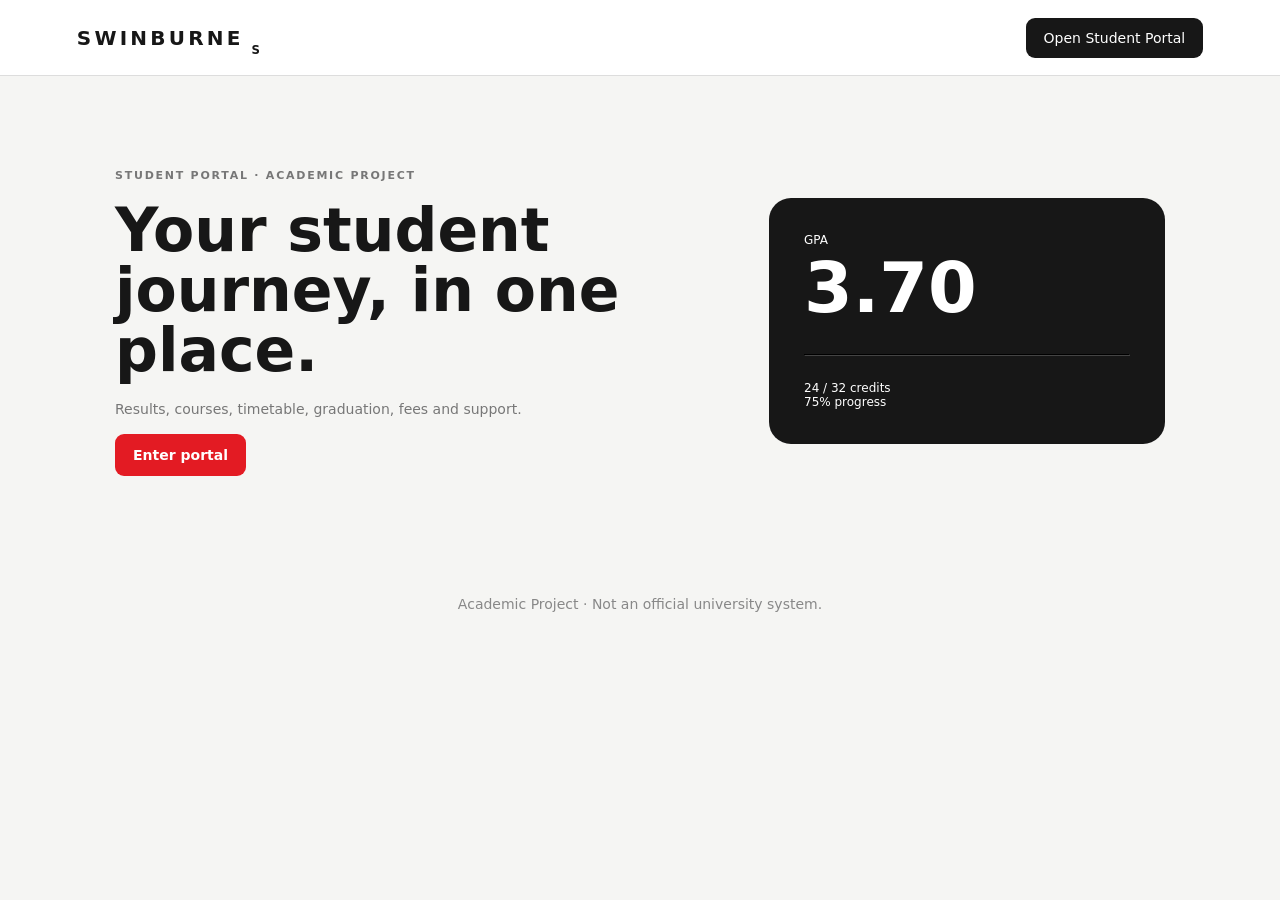
<file: index.html>
<!doctype html><html lang="vi"><head><meta name="google-site-verification" content="t6c28YvGxjL9iv7VIjt74c1tFCD_ks5VBuAUx5igwu4" /><meta charset="utf-8"><meta name="viewport" content="width=device-width,initial-scale=1"><title>Swinburne Vietnam Student Portal — Academic Project</title><meta name="description" content="Responsive student portal academic project."><link rel="stylesheet" href="styles.css"></head><body><header><b>SWINBURNE</b><small>S</small><a href="login.html">Open Student Portal</a></header><main><div><label>STUDENT PORTAL · ACADEMIC PROJECT</label><h1>Your student journey, in one place.</h1><p>Results, courses, timetable, graduation, fees and support.</p><a class="red" href="login.html">Enter portal</a></div><div class="hero">GPA<br><strong>3.70</strong><hr>24 / 32 credits<br>75% progress</div></main><footer>Academic Project · Not an official university system.</footer></body></html>
</file>
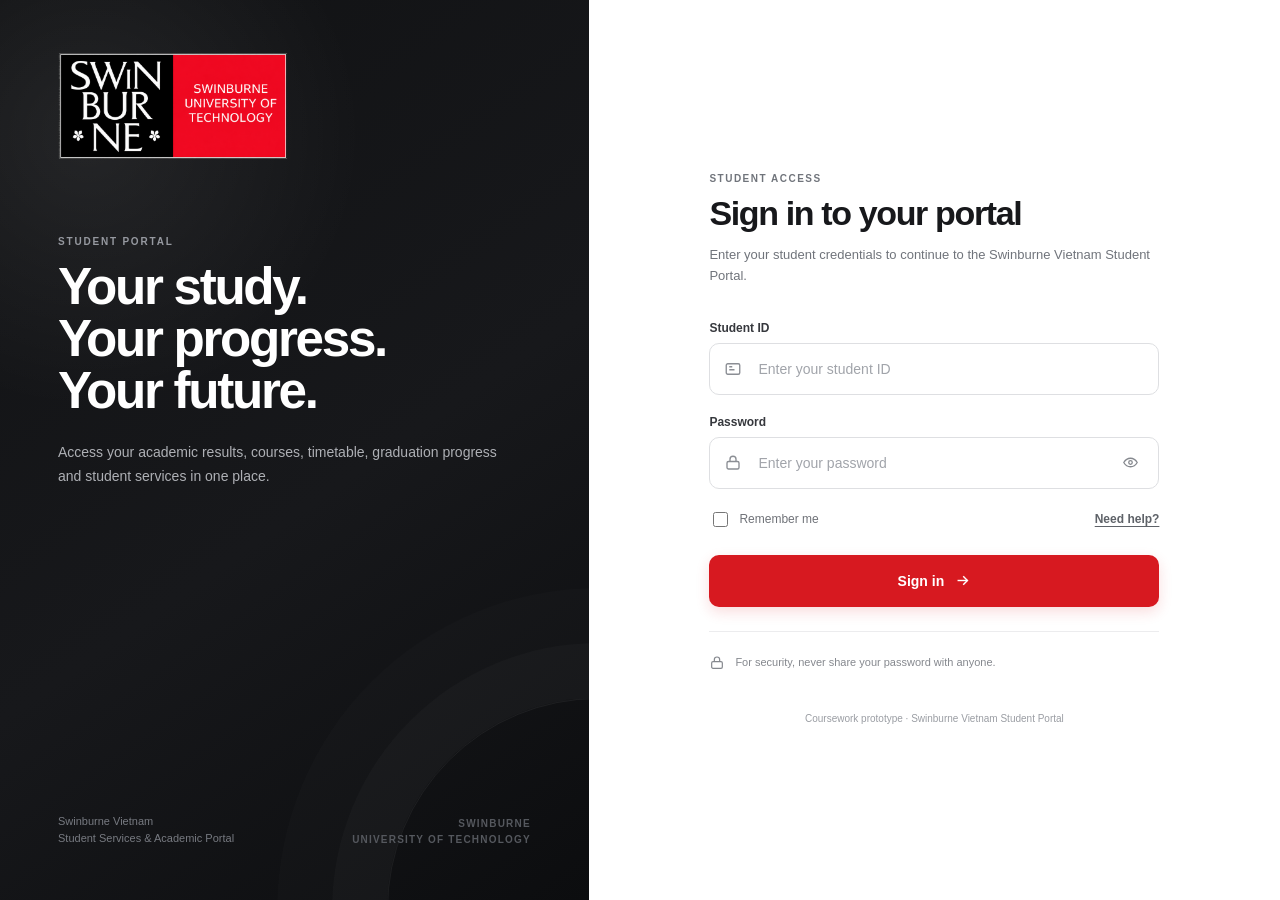
<file: courses.html>
<!DOCTYPE html>
<html lang="en">
<head>
  <meta charset="UTF-8">
  <meta name="viewport" content="width=device-width, initial-scale=1.0">
  <meta name="description" content="Swinburne Vietnam Courses">
  <title>Courses — Swinburne Student Portal</title>
  <link rel="stylesheet" href="app.css">
</head>
<body class="app">
  <main class="portal-main">
    <article class="portal-content"></article>
  </main>

  <script src="data.js"></script>
  <script src="app.js"></script>
</body>
</html>
</file>
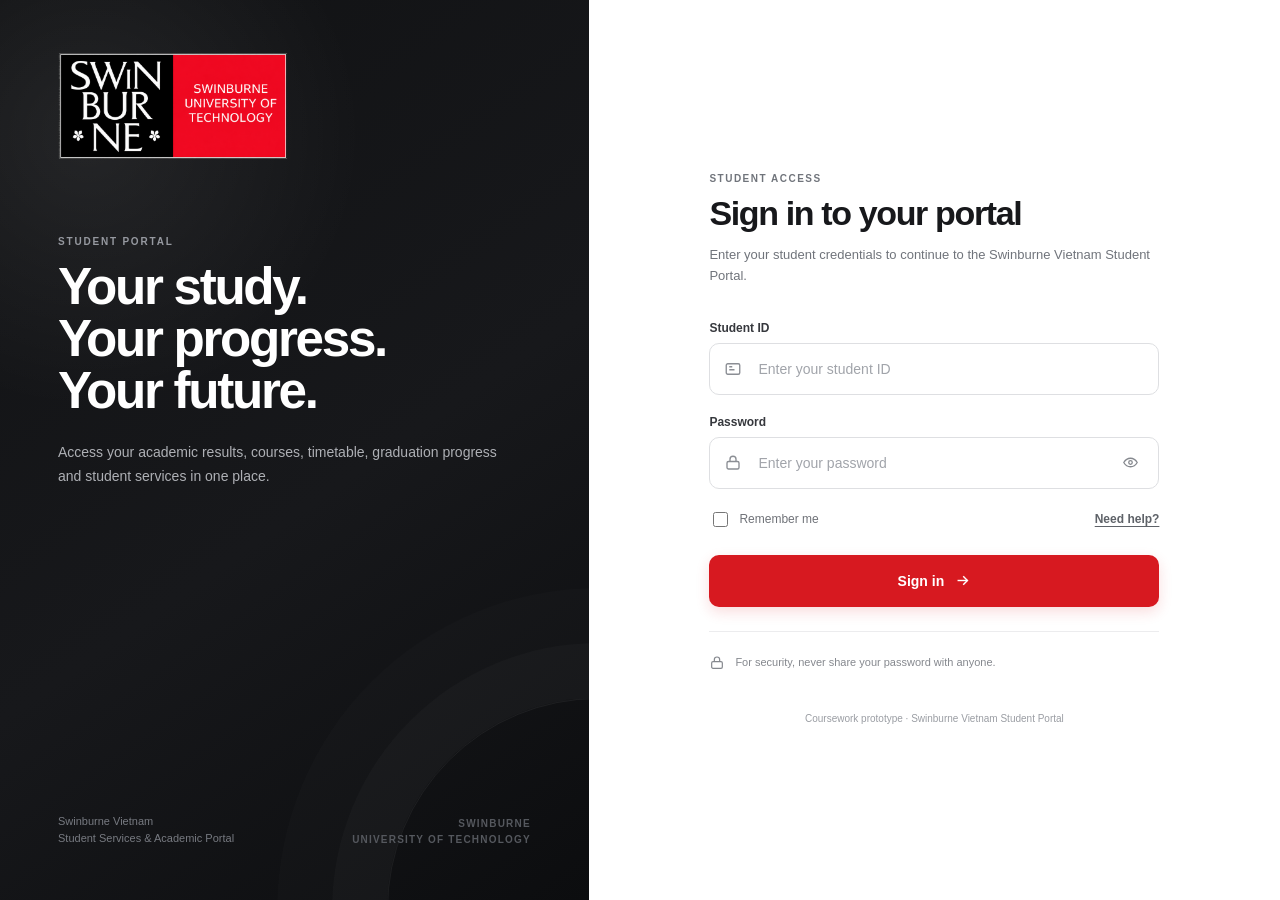
<file: dashboard.html>
<!DOCTYPE html>
<html lang="en">
<head>
  <meta charset="UTF-8">
  <meta name="viewport" content="width=device-width, initial-scale=1.0">
  <meta name="description" content="Swinburne Vietnam Student Portal">
  <title>Dashboard — Swinburne Student Portal</title>
  <link rel="stylesheet" href="app.css">
</head>
<body class="app">
  <main class="portal-main">
    <article class="portal-content"></article>
  </main>

  <script src="data.js"></script>
  <script src="app.js"></script>
</body>
</html>
</file>
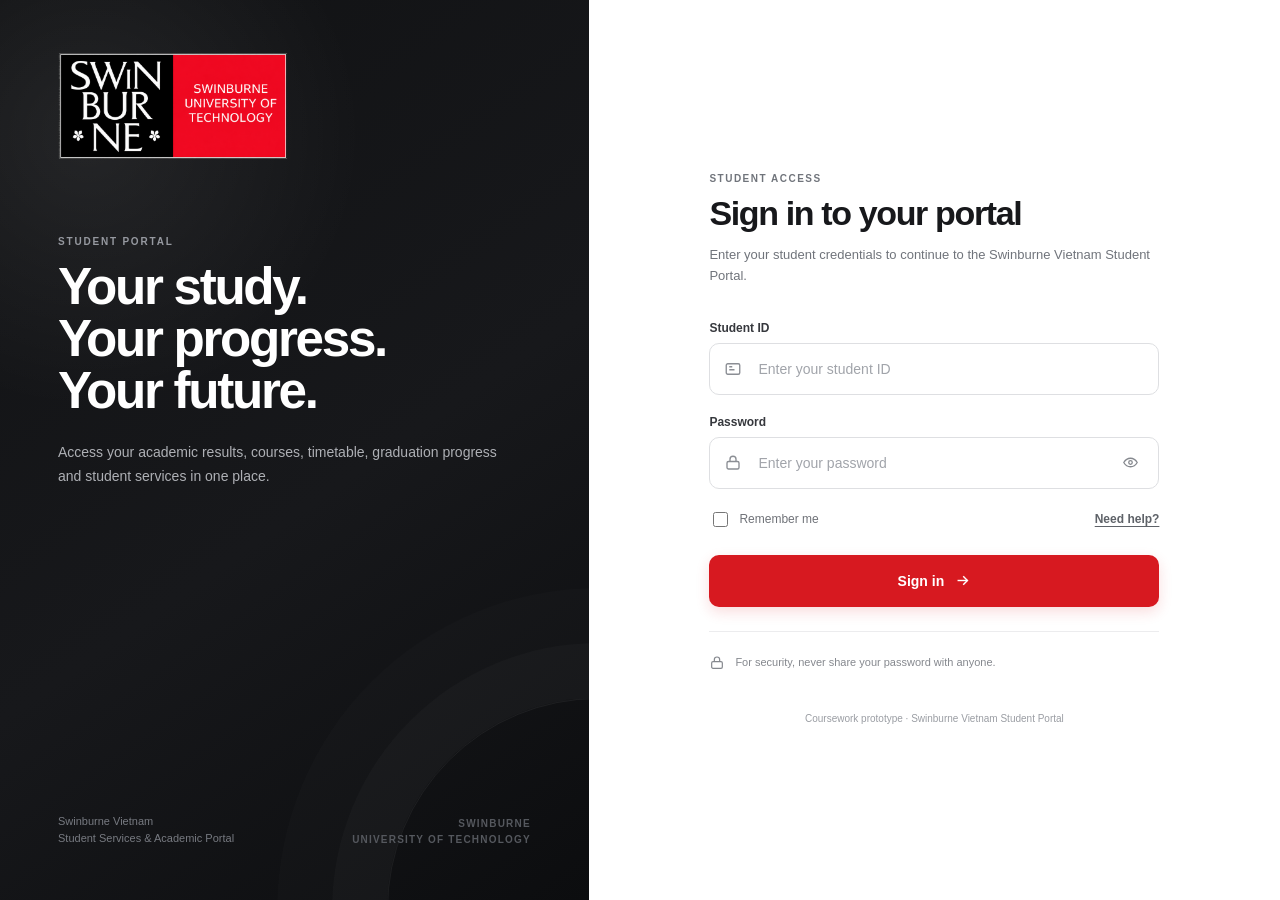
<file: fees.html>
<!DOCTYPE html>
<html lang="en">
<head>
  <meta charset="UTF-8">
  <meta name="viewport" content="width=device-width, initial-scale=1.0">
  <meta name="description" content="Swinburne Vietnam Fees and Payments">
  <title>Fees & Payments — Swinburne Student Portal</title>
  <link rel="stylesheet" href="app.css">
</head>
<body class="app">
  <main class="portal-main">
    <article class="portal-content"></article>
  </main>

  <script src="data.js"></script>
  <script src="app.js"></script>
</body>
</html>
</file>
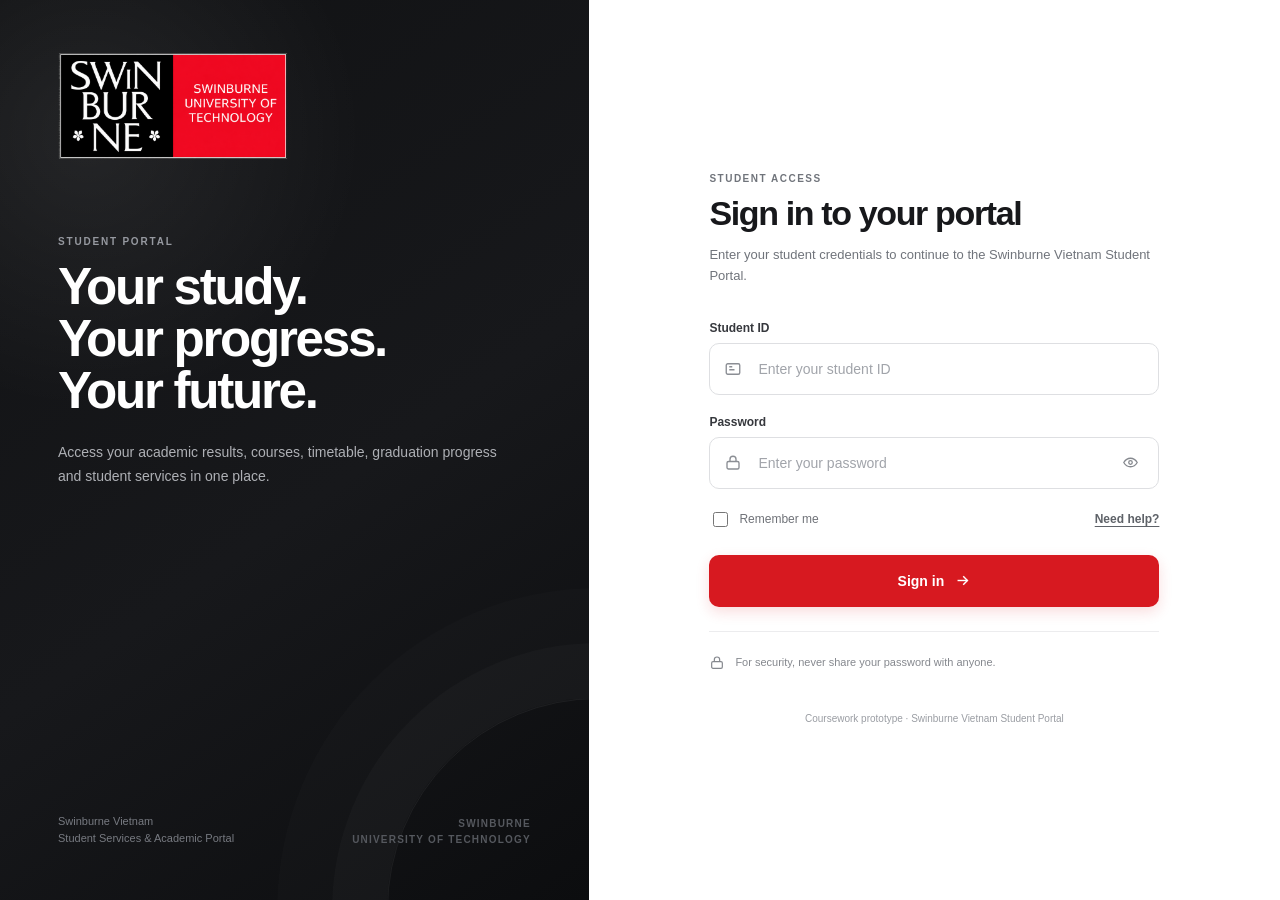
<file: graduation.html>
<!DOCTYPE html>
<html lang="en">
<head>
  <meta charset="UTF-8">
  <meta name="viewport" content="width=device-width, initial-scale=1.0">
  <meta name="description" content="Swinburne Vietnam Graduation Progress">
  <title>Graduation — Swinburne Student Portal</title>
  <link rel="stylesheet" href="app.css">
</head>
<body class="app">
  <main class="portal-main">
    <article class="portal-content"></article>
  </main>

  <script src="data.js"></script>
  <script src="app.js"></script>
</body>
</html>
</file>
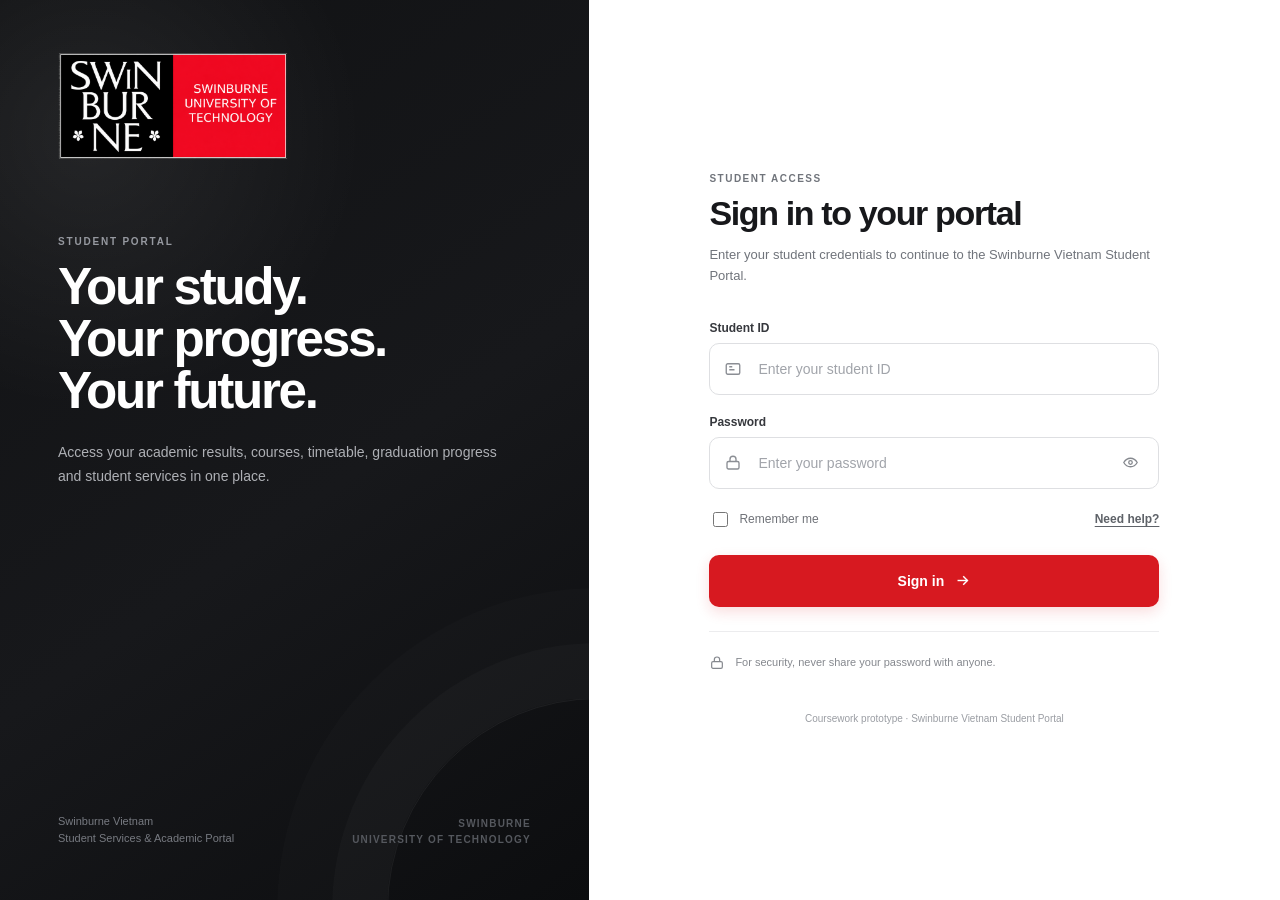
<file: login.html>
<!DOCTYPE html>
<html lang="en">
<head>
  <meta charset="UTF-8">
  <meta name="viewport" content="width=device-width, initial-scale=1.0">

  <meta
    name="description"
    content="Swinburne Vietnam Student Portal"
  >

  <title>Sign in — Swinburne Student Portal</title>

  <style>
    :root {
      --red: #d71920;
      --red-dark: #b81218;
      --black: #111214;
      --black-2: #1a1b1f;
      --text: #17181b;
      --muted: #70747b;
      --border: #dedfe2;
      --bg: #f5f5f6;
      --white: #ffffff;
      --error: #b42318;
      --error-bg: #fff3f2;
    }

    * {
      box-sizing: border-box;
    }

    html,
    body {
      width: 100%;
      min-height: 100%;
      margin: 0;
    }

    body {
      min-height: 100vh;
      background: var(--bg);
      color: var(--text);
      font-family:
        Inter,
        -apple-system,
        BlinkMacSystemFont,
        "Segoe UI",
        Roboto,
        Arial,
        sans-serif;
      -webkit-font-smoothing: antialiased;
    }

    button,
    input {
      font: inherit;
    }

    button {
      cursor: pointer;
    }

    /* =====================================================
       PAGE
       ===================================================== */

    .login-page {
      min-height: 100vh;
      display: grid;
      grid-template-columns: minmax(420px, 46%) 1fr;
      background: var(--white);
    }

    /* =====================================================
       BRAND PANEL
       ===================================================== */

    .login-brand {
      position: relative;
      min-height: 100vh;
      overflow: hidden;

      display: flex;
      flex-direction: column;
      justify-content: space-between;

      padding: 52px 58px;

      color: white;

      background:
        radial-gradient(
          circle at 15% 15%,
          rgba(255,255,255,.075),
          transparent 30%
        ),
        linear-gradient(
          145deg,
          #111214 0%,
          #17181b 55%,
          #0c0d0f 100%
        );
    }

    .login-brand::after {
      content: "";
      position: absolute;

      width: 420px;
      height: 420px;

      right: -220px;
      bottom: -220px;

      border-radius: 50%;

      border: 1px solid rgba(255,255,255,.06);
      box-shadow:
        0 0 0 55px rgba(255,255,255,.018),
        0 0 0 110px rgba(255,255,255,.012);

      pointer-events: none;
    }

    .brand-top {
      position: relative;
      z-index: 2;
    }

    .brand-logo {
      width: 230px;
      height: 108px;

      object-fit: contain;
      object-position: left center;

      margin-bottom: 72px;
    }

    .brand-label {
      margin-bottom: 14px;

      color: #9699a0;

      font-size: 10px;
      font-weight: 800;

      letter-spacing: .18em;
      text-transform: uppercase;
    }

    .brand-heading {
      max-width: 520px;

      margin: 0;

      color: white;

      font-size: clamp(38px, 4vw, 58px);
      line-height: 1.02;

      letter-spacing: -.045em;
      font-weight: 800;
    }

    .brand-description {
      max-width: 460px;

      margin: 22px 0 0;

      color: #aeb0b5;

      font-size: 14px;
      line-height: 1.75;
    }

    .brand-bottom {
      position: relative;
      z-index: 2;

      display: flex;
      align-items: flex-end;
      justify-content: space-between;

      gap: 25px;

      color: #777a81;

      font-size: 11px;
      line-height: 1.6;
    }

    .brand-location {
      max-width: 300px;
    }

    .brand-mark {
      color: #55585e;

      font-size: 10px;
      font-weight: 800;

      letter-spacing: .12em;
      text-transform: uppercase;

      text-align: right;
    }

    /* =====================================================
       FORM AREA
       ===================================================== */

    .login-main {
      min-width: 0;
      min-height: 100vh;

      display: flex;
      align-items: center;
      justify-content: center;

      padding: 50px;
    }

    .login-container {
      width: 100%;
      max-width: 450px;
    }

    .mobile-logo {
      display: none;
    }

    .login-eyebrow {
      margin-bottom: 11px;

      color: var(--muted);

      font-size: 10px;
      font-weight: 800;

      letter-spacing: .15em;
      text-transform: uppercase;
    }

    .login-title {
      margin: 0;

      color: var(--text);

      font-size: 34px;
      line-height: 1.1;

      letter-spacing: -.04em;
      font-weight: 800;
    }

    .login-subtitle {
      margin: 12px 0 34px;

      color: var(--muted);

      font-size: 13px;
      line-height: 1.65;
    }

    /* =====================================================
       FORM
       ===================================================== */

    .login-form {
      width: 100%;
    }

    .field {
      margin-bottom: 20px;
    }

    .field-label {
      display: block;

      margin-bottom: 8px;

      color: #36383d;

      font-size: 12px;
      font-weight: 750;
    }

    .input-wrap {
      position: relative;
    }

    .input-icon {
      position: absolute;

      left: 15px;
      top: 50%;

      width: 18px;
      height: 18px;

      transform: translateY(-50%);

      color: #8b8e94;

      pointer-events: none;
    }

    .login-input {
      width: 100%;
      height: 52px;

      padding: 0 48px;

      border: 1px solid var(--border);
      border-radius: 10px;

      outline: none;

      background: white;
      color: var(--text);

      font-size: 14px;

      transition:
        border-color .18s ease,
        box-shadow .18s ease,
        background .18s ease;
    }

    .login-input::placeholder {
      color: #a1a4aa;
    }

    .login-input:hover {
      border-color: #c7c9cd;
    }

    .login-input:focus {
      border-color: var(--red);

      box-shadow:
        0 0 0 3px rgba(215,25,32,.08);
    }

    .password-toggle {
      position: absolute;

      right: 13px;
      top: 50%;

      width: 32px;
      height: 32px;

      display: grid;
      place-items: center;

      transform: translateY(-50%);

      border: 0;
      border-radius: 7px;

      background: transparent;
      color: #85888e;
    }

    .password-toggle:hover {
      background: #f4f4f5;
      color: #33353a;
    }

    .password-toggle svg {
      width: 17px;
      height: 17px;
    }

    /* =====================================================
       FORM META
       ===================================================== */

    .form-meta {
      display: flex;
      align-items: center;
      justify-content: space-between;

      gap: 15px;

      margin: 4px 0 25px;
    }

    .remember {
      display: flex;
      align-items: center;
      gap: 8px;

      color: #6f7278;

      font-size: 12px;
      cursor: pointer;
    }

    .remember input {
      width: 15px;
      height: 15px;

      accent-color: var(--red);
    }

    .help-link {
      border: 0;
      padding: 0;

      background: transparent;

      color: #5e6268;

      font-size: 12px;
      font-weight: 650;

      text-decoration: underline;
      text-underline-offset: 3px;
    }

    .help-link:hover {
      color: var(--red);
    }

    /* =====================================================
       SIGN IN BUTTON
       ===================================================== */

    .sign-in-button {
      width: 100%;
      height: 52px;

      display: flex;
      align-items: center;
      justify-content: center;

      gap: 10px;

      border: 0;
      border-radius: 10px;

      background: var(--red);
      color: white;

      font-size: 14px;
      font-weight: 750;

      box-shadow:
        0 5px 14px rgba(215,25,32,.15);

      transition:
        background .18s ease,
        transform .18s ease,
        box-shadow .18s ease;
    }

    .sign-in-button:hover {
      background: var(--red-dark);

      transform: translateY(-1px);

      box-shadow:
        0 7px 18px rgba(215,25,32,.20);
    }

    .sign-in-button:active {
      transform: translateY(0);
    }

    .sign-in-button:disabled {
      cursor: default;
      opacity: .75;
      transform: none;
    }

    .button-arrow {
      width: 17px;
      height: 17px;
    }

    /* =====================================================
       ERROR
       ===================================================== */

    .login-error {
      display: none;

      margin-top: 14px;
      padding: 12px 14px;

      border: 1px solid #f2c7c3;
      border-radius: 9px;

      background: var(--error-bg);
      color: var(--error);

      font-size: 12px;
      line-height: 1.5;
    }

    .login-error.show {
      display: block;
    }

    /* =====================================================
       SECURITY NOTE
       ===================================================== */

    .security-note {
      display: flex;
      align-items: flex-start;

      gap: 10px;

      margin-top: 24px;
      padding-top: 22px;

      border-top: 1px solid #ececee;

      color: #85888e;

      font-size: 11px;
      line-height: 1.6;
    }

    .security-icon {
      flex: 0 0 auto;

      width: 16px;
      height: 16px;

      margin-top: 1px;
    }

    /* =====================================================
       FOOTER
       ===================================================== */

    .login-footer {
      margin-top: 40px;

      color: #9a9da3;

      font-size: 10px;
      line-height: 1.6;

      text-align: center;
    }

    /* =====================================================
       RESPONSIVE
       ===================================================== */

    @media (max-width: 900px) {
      .login-page {
        grid-template-columns: 1fr;
      }

      .login-brand {
        display: none;
      }

      .login-main {
        min-height: 100vh;

        padding: 38px 28px;
      }

      .login-container {
        max-width: 440px;
      }

      .mobile-logo {
        display: block;

        width: 205px;
        height: 95px;

        object-fit: contain;

        margin: 0 auto 42px;
      }
    }

    @media (max-width: 520px) {
      .login-main {
        padding: 30px 20px;
      }

      .mobile-logo {
        width: 185px;
        height: 85px;

        margin-bottom: 34px;
      }

      .login-title {
        font-size: 30px;
      }

      .login-subtitle {
        margin-bottom: 28px;
      }

      .form-meta {
        align-items: flex-start;
      }
    }
  </style>
</head>

<body>

  <div class="login-page">

    <!-- ===================================================
         LEFT BRAND PANEL
         =================================================== -->

    <aside class="login-brand">

      <div class="brand-top">

        <img
          class="brand-logo"
          src="swinburne-sidebar-final.png"
          alt="Swinburne University of Technology"
        >

        <div class="brand-label">
          Student Portal
        </div>

        <h1 class="brand-heading">
          Your study.<br>
          Your progress.<br>
          Your future.
        </h1>

        <p class="brand-description">
          Access your academic results, courses, timetable,
          graduation progress and student services in one place.
        </p>

      </div>

      <div class="brand-bottom">

        <div class="brand-location">
          Swinburne Vietnam<br>
          Student Services &amp; Academic Portal
        </div>

        <div class="brand-mark">
          SWINBURNE<br>
          UNIVERSITY OF TECHNOLOGY
        </div>

      </div>

    </aside>


    <!-- ===================================================
         LOGIN AREA
         =================================================== -->

    <main class="login-main">

      <section class="login-container">

        <img
          class="mobile-logo"
          src="swinburne-sidebar-final.png"
          alt="Swinburne University of Technology"
        >

        <div class="login-eyebrow">
          Student access
        </div>

        <h2 class="login-title">
          Sign in to your portal
        </h2>

        <p class="login-subtitle">
          Enter your student credentials to continue to
          the Swinburne Vietnam Student Portal.
        </p>


        <form
          class="login-form"
          id="loginForm"
          novalidate
        >

          <!-- STUDENT ID -->

          <div class="field">

            <label
              class="field-label"
              for="studentId"
            >
              Student ID
            </label>

            <div class="input-wrap">

              <svg
                class="input-icon"
                viewBox="0 0 24 24"
                fill="none"
                stroke="currentColor"
                stroke-width="1.8"
                aria-hidden="true"
              >
                <rect x="3" y="5" width="18" height="14" rx="2"></rect>
                <path d="M7 9h4M7 13h7"></path>
              </svg>

              <input
                class="login-input"
                id="studentId"
                name="studentId"
                type="text"
                inputmode="text"
                autocomplete="username"
                placeholder="Enter your student ID"
                value=""
                spellcheck="false"
                required
              >

            </div>

          </div>


          <!-- PASSWORD -->

          <div class="field">

            <label
              class="field-label"
              for="password"
            >
              Password
            </label>

            <div class="input-wrap">

              <svg
                class="input-icon"
                viewBox="0 0 24 24"
                fill="none"
                stroke="currentColor"
                stroke-width="1.8"
                aria-hidden="true"
              >
                <rect x="4" y="10" width="16" height="10" rx="2"></rect>
                <path d="M8 10V7a4 4 0 0 1 8 0v3"></path>
              </svg>

              <input
                class="login-input"
                id="password"
                name="password"
                type="password"
                autocomplete="current-password"
                placeholder="Enter your password"
                required
              >

              <button
                class="password-toggle"
                id="passwordToggle"
                type="button"
                aria-label="Show password"
              >
                <svg
                  id="eyeIcon"
                  viewBox="0 0 24 24"
                  fill="none"
                  stroke="currentColor"
                  stroke-width="1.8"
                  aria-hidden="true"
                >
                  <path d="M2.5 12s3.5-6 9.5-6 9.5 6 9.5 6-3.5 6-9.5 6-9.5-6-9.5-6Z"></path>
                  <circle cx="12" cy="12" r="2.5"></circle>
                </svg>
              </button>

            </div>

          </div>


          <!-- META -->

          <div class="form-meta">

            <label class="remember">
              <input
                type="checkbox"
                id="remember"
              >
              <span>Remember me</span>
            </label>

            <button
              type="button"
              class="help-link"
              id="helpButton"
            >
              Need help?
            </button>

          </div>


          <!-- BUTTON -->

          <button
            class="sign-in-button"
            id="signInButton"
            type="submit"
          >
            <span id="buttonText">
              Sign in
            </span>

            <svg
              class="button-arrow"
              viewBox="0 0 24 24"
              fill="none"
              stroke="currentColor"
              stroke-width="2"
              aria-hidden="true"
            >
              <path d="M5 12h14"></path>
              <path d="m13 6 6 6-6 6"></path>
            </svg>
          </button>


          <!-- ERROR -->

          <div
            class="login-error"
            id="loginError"
            role="alert"
          ></div>

        </form>


        <!-- SECURITY -->

        <div class="security-note">

          <svg
            class="security-icon"
            viewBox="0 0 24 24"
            fill="none"
            stroke="currentColor"
            stroke-width="1.8"
            aria-hidden="true"
          >
            <rect x="4" y="10" width="16" height="10" rx="2"></rect>
            <path d="M8 10V7a4 4 0 0 1 8 0v3"></path>
          </svg>

          <span>
            For security, never share your password with anyone.
          </span>

        </div>


        <div class="login-footer">
          Coursework prototype · Swinburne Vietnam Student Portal
        </div>

      </section>

    </main>

  </div>


  <script>
    const form = document.getElementById("loginForm");
    const studentId = document.getElementById("studentId");
    const password = document.getElementById("password");
    const errorBox = document.getElementById("loginError");
    const button = document.getElementById("signInButton");
    const buttonText = document.getElementById("buttonText");

    const passwordToggle =
      document.getElementById("passwordToggle");

    const eyeIcon =
      document.getElementById("eyeIcon");

    const helpButton =
      document.getElementById("helpButton");


    /* =====================================================
       SHOW / HIDE PASSWORD
       ===================================================== */

    passwordToggle.addEventListener("click", function () {

      const isPassword =
        password.type === "password";

      password.type =
        isPassword ? "text" : "password";

      passwordToggle.setAttribute(
        "aria-label",
        isPassword
          ? "Hide password"
          : "Show password"
      );

    });


    /* =====================================================
       CLEAR ERROR WHILE TYPING
       ===================================================== */

    studentId.addEventListener("input", clearError);
    password.addEventListener("input", clearError);

    function clearError() {
      errorBox.classList.remove("show");
      errorBox.textContent = "";
    }


    /* =====================================================
       LOGIN
       ===================================================== */

    form.addEventListener("submit", function (event) {

      event.preventDefault();

      clearError();

      const id =
        studentId.value.trim();

      const pw =
        password.value;

      if (!id || !pw) {

        showError(
          "Please enter your Student ID and password."
        );

        if (!id) {
          studentId.focus();
        } else {
          password.focus();
        }

        return;
      }


      button.disabled = true;
      buttonText.textContent = "Signing in…";


      setTimeout(function () {

        if (
          id === "SWH00779" &&
          pw === "Swinburne@2026"
        ) {

          localStorage.setItem("auth", "1");

          if (
            document.getElementById("remember").checked
          ) {
            localStorage.setItem(
              "rememberLogin",
              "1"
            );
          }

          window.location.href =
            "dashboard.html";

        } else {

          button.disabled = false;
          buttonText.textContent = "Sign in";

          showError(
            "The Student ID or password you entered is incorrect. Please check your details and try again."
          );

          password.focus();
        }

      }, 450);

    });


    /* =====================================================
       HELP
       ===================================================== */

    helpButton.addEventListener("click", function () {

      showError(
        "If you are having trouble signing in, please check your Student ID and password or contact Student Services."
      );

    });


    /* =====================================================
       ERROR
       ===================================================== */

    function showError(message) {

      errorBox.textContent = message;
      errorBox.classList.add("show");

    }


    /* =====================================================
       ENTER KEY
       ===================================================== */

    document.addEventListener("keydown", function (event) {

      if (
        event.key === "Enter" &&
        document.activeElement !== helpButton
      ) {
        form.requestSubmit();
      }

    });
  </script>

</body>
</html>
</file>
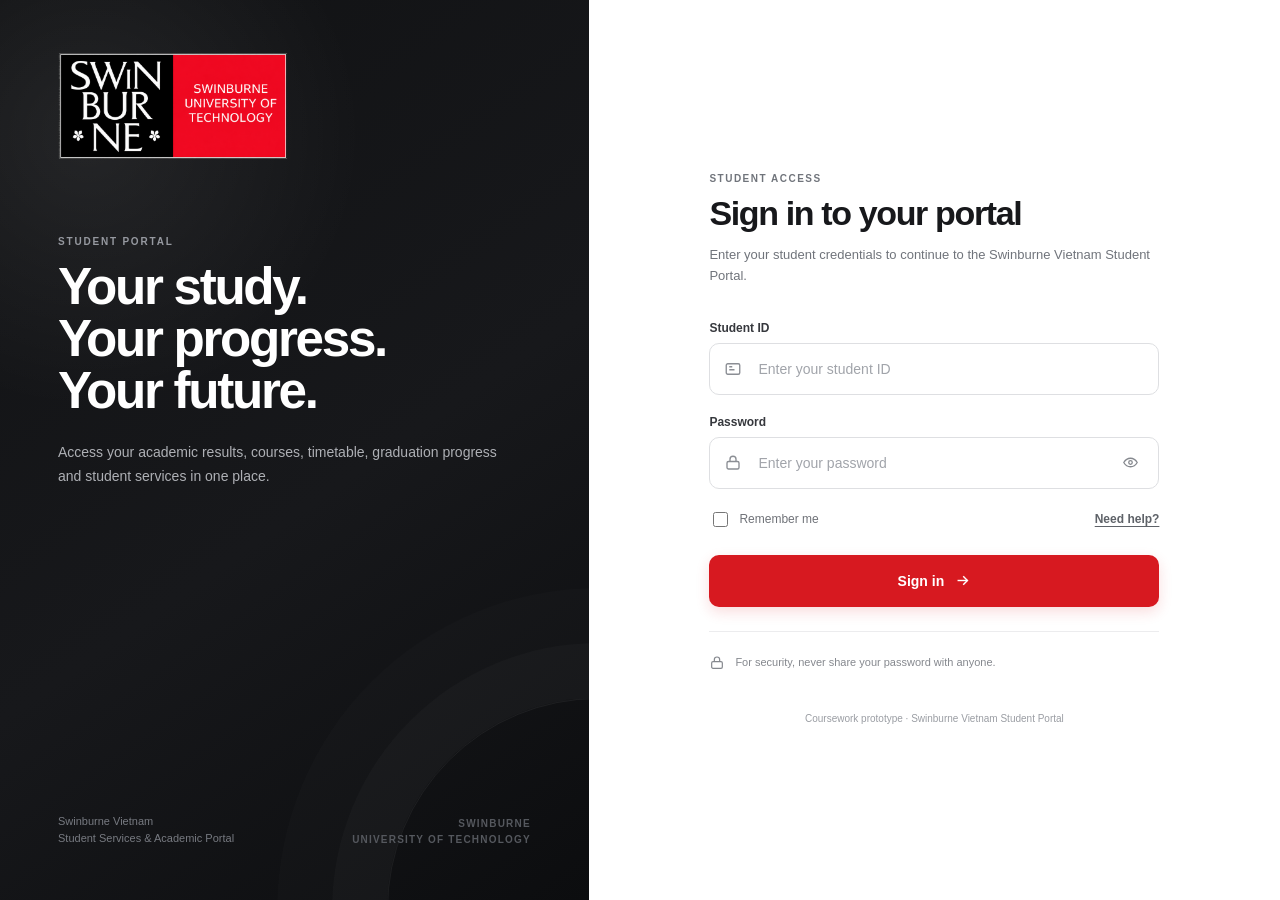
<file: profile.html>
<!DOCTYPE html>
<html lang="en">
<head>
  <meta charset="UTF-8">
  <meta name="viewport" content="width=device-width, initial-scale=1.0">
  <meta name="description" content="Swinburne Vietnam Student Profile">
  <title>Student Profile — Swinburne Student Portal</title>
  <link rel="stylesheet" href="app.css">
</head>
<body class="app">
  <main class="portal-main">
    <article class="portal-content"></article>
  </main>

  <script src="data.js"></script>
  <script src="app.js"></script>
</body>
</html>
</file>
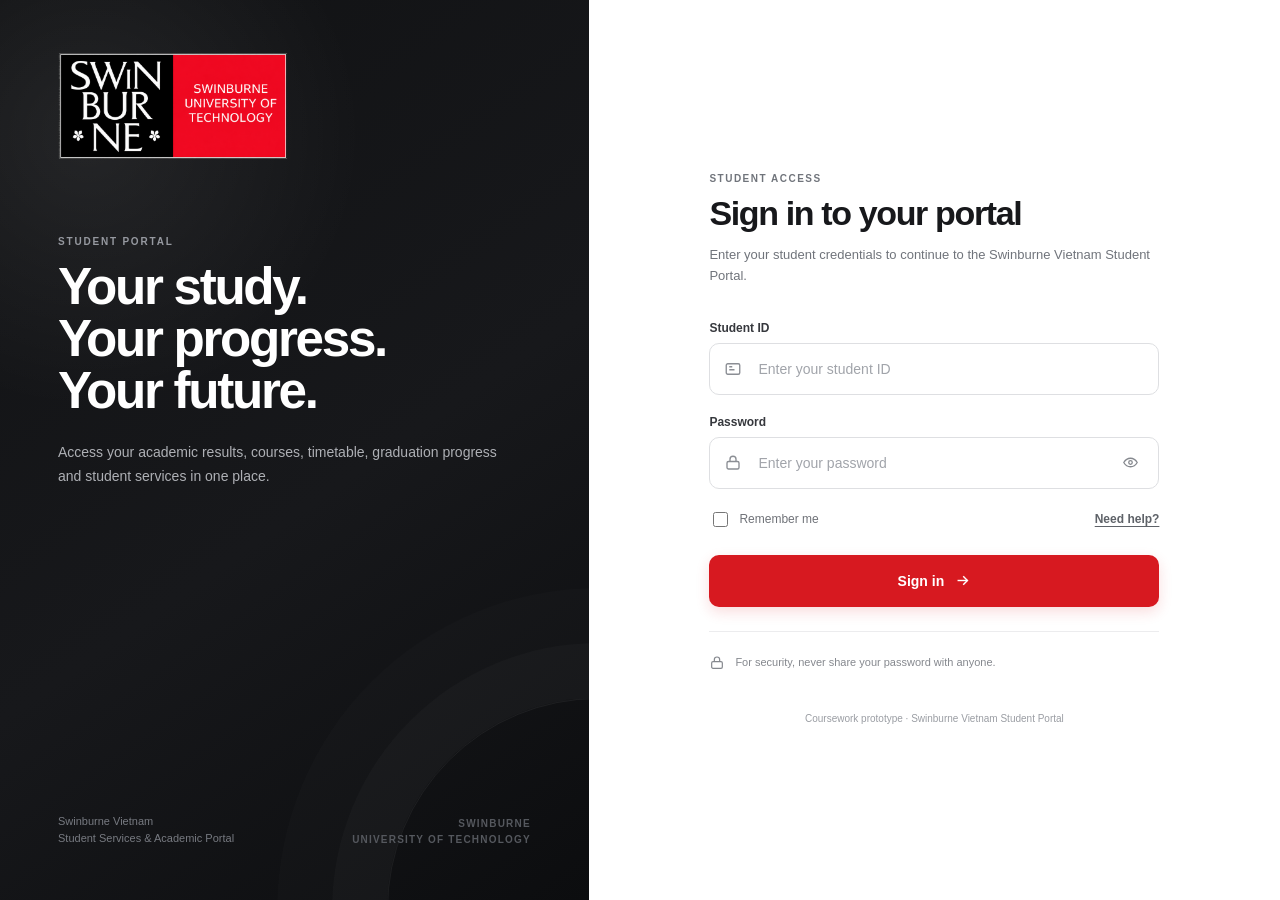
<file: results.html>
<!DOCTYPE html>
<html lang="en">
<head>
  <meta charset="UTF-8">
  <meta name="viewport" content="width=device-width, initial-scale=1.0">
  <meta name="description" content="Swinburne Vietnam Academic Results">
  <title>Academic Results — Swinburne Student Portal</title>
  <link rel="stylesheet" href="app.css">
</head>
<body class="app">
  <main class="portal-main">
    <article class="portal-content"></article>
  </main>

  <script src="data.js"></script>
  <script src="app.js"></script>
</body>
</html>
</file>
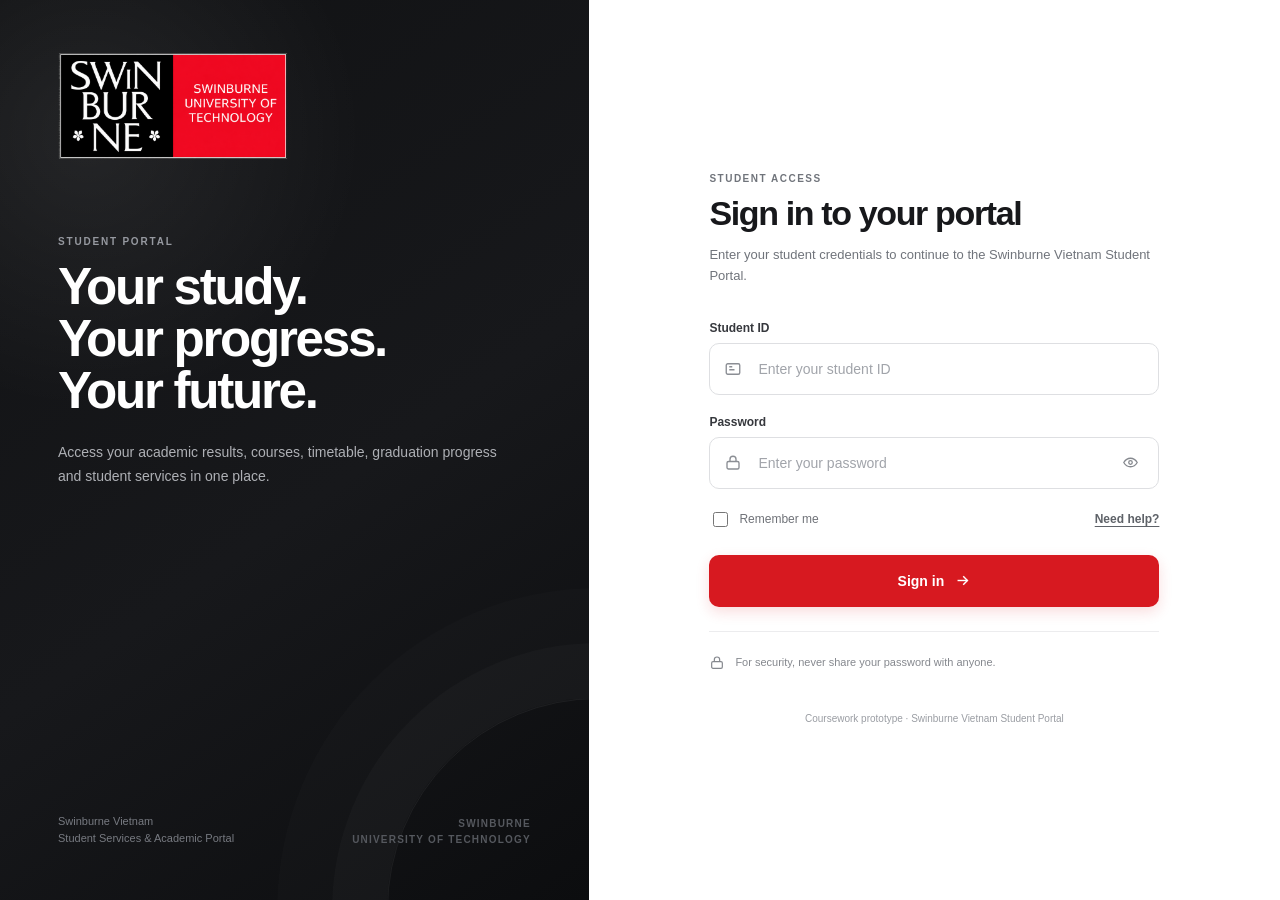
<file: support.html>
<!DOCTYPE html>
<html lang="en">
<head>
  <meta charset="UTF-8">
  <meta name="viewport" content="width=device-width, initial-scale=1.0">
  <meta name="description" content="Swinburne Vietnam Student Support">
  <title>Support — Swinburne Student Portal</title>
  <link rel="stylesheet" href="app.css">
</head>
<body class="app">
  <main class="portal-main">
    <article class="portal-content"></article>
  </main>

  <script src="data.js"></script>
  <script src="app.js"></script>
</body>
</html>
</file>
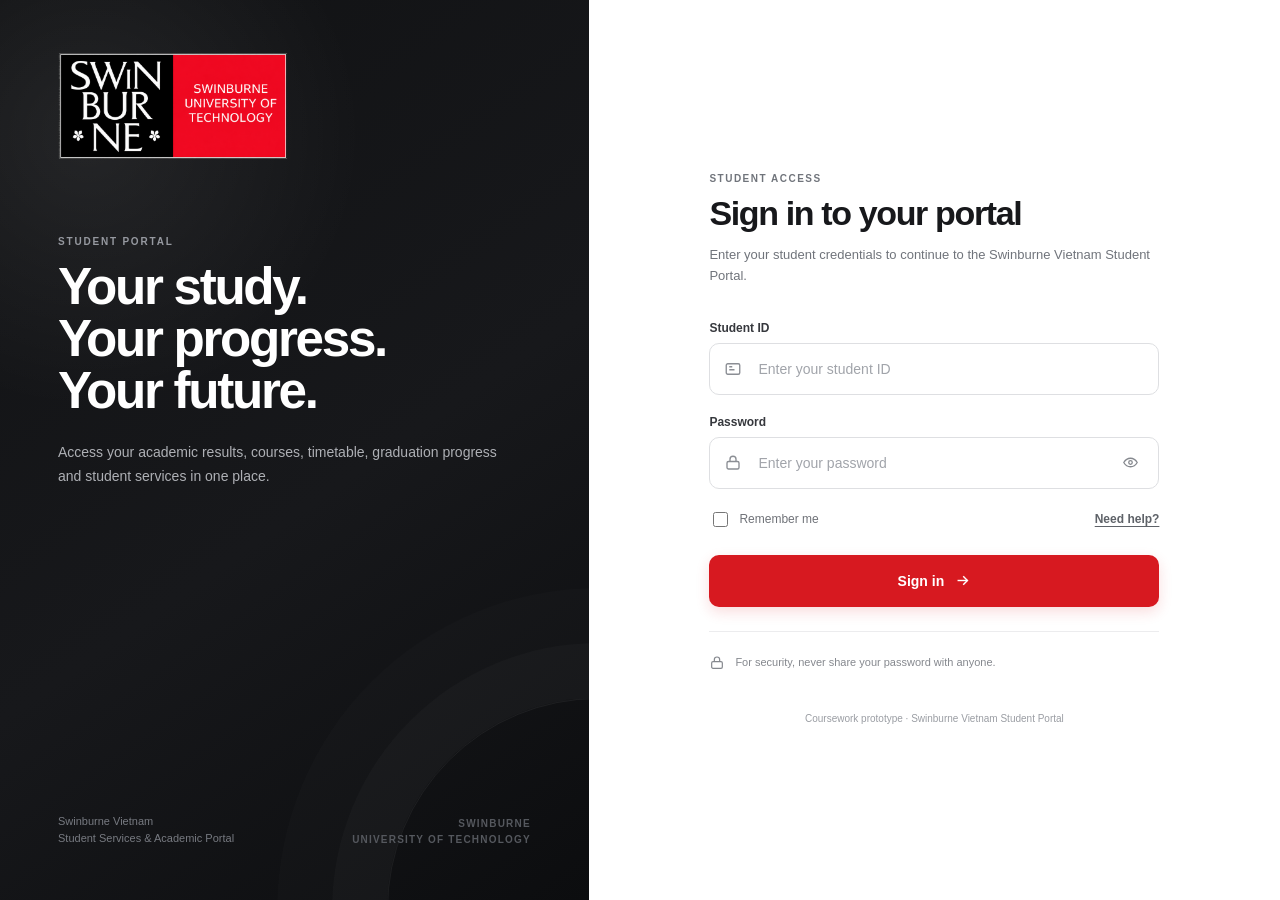
<file: timetable.html>
<!DOCTYPE html>
<html lang="en">
<head>
  <meta charset="UTF-8">
  <meta name="viewport" content="width=device-width, initial-scale=1.0">
  <meta name="description" content="Swinburne Vietnam Student Timetable">
  <title>Timetable — Swinburne Student Portal</title>
  <link rel="stylesheet" href="app.css">
</head>
<body class="app">
  <main class="portal-main">
    <article class="portal-content"></article>
  </main>

  <script src="data.js"></script>
  <script src="app.js"></script>
</body>
</html>
</file>
<file: styles.css>
*{box-sizing:border-box}body{margin:0;font:14px system-ui;background:#f5f5f3;color:#171717}header{height:76px;background:white;border-bottom:1px solid #ddd;padding:0 6%;display:flex;align-items:center;gap:8px}header b,body>section>b{font-size:20px;letter-spacing:.16em}header small,body>section>small{display:block;font-weight:900;margin-top:25px}header a{margin-left:auto;background:#171717;color:white;padding:12px 18px;border-radius:9px;text-decoration:none}main{max-width:1100px;margin:auto;padding:90px 25px;display:grid;grid-template-columns:1.2fr .8fr;gap:60px;align-items:center}label{font-size:11px;letter-spacing:.16em;color:#777;font-weight:800}h1{font-size:60px;line-height:1;margin:18px 0}p{color:#777;line-height:1.6}.red{background:#e31b23;color:white;border:0;border-radius:9px;padding:13px 18px;display:inline-block;text-decoration:none;font-weight:800}.hero{background:#171717;color:white;border-radius:22px;padding:35px;font-size:12px}.hero strong{font-size:70px}.hero hr{border-color:#444;margin:25px 0}footer{text-align:center;color:#888;padding:30px}.login{min-height:100vh;display:grid;place-items:center;background:#171717;color:white}.login section{width:min(420px,92%)}.card{margin-top:25px;background:white;color:#171717;padding:30px;border-radius:16px}.card h1{font-size:36px}.card input{display:block;width:100%;padding:13px;margin:12px 0;border:1px solid #ddd;border-radius:8px}.card button{width:100%;cursor:pointer}.card p{color:#c00;font-size:12px}@media(max-width:700px){main{grid-template-columns:1fr;padding:55px 20px}h1{font-size:44px}}
</file>
<file: app.css>
/* =========================================================
   SWINBURNE STUDENT PORTAL
   PROFESSIONAL V2 — FINAL LAYOUT
   ========================================================= */

* {
  box-sizing: border-box;
}

:root {
  --red: #d92f2f;
  --red-dark: #bd2424;

  --black: #111214;
  --black-2: #191a1d;
  --black-3: #24262a;

  --bg: #f5f6f8;
  --white: #ffffff;

  --text: #17181b;
  --muted: #74777e;
  --muted-2: #9699a0;

  --border: #e3e5e8;

  --green: #39865f;
  --green-bg: #edf7f1;

  --blue: #3266c8;
  --blue-bg: #edf3ff;

  --amber: #a56a18;
  --amber-bg: #fff6e5;

  --sidebar: 290px;

  --radius: 16px;

  --shadow:
    0 8px 28px rgba(18, 20, 24, 0.055);
}


/* =========================================================
   BASE
   ========================================================= */

html {
  margin: 0;
  padding: 0;
  scroll-behavior: smooth;
}

body {
  margin: 0;
  padding: 0;

  background: var(--bg);
  color: var(--text);

  font-family:
    Inter,
    -apple-system,
    BlinkMacSystemFont,
    "Segoe UI",
    Roboto,
    Arial,
    sans-serif;

  font-size: 14px;
  line-height: 1.55;
}

body.app {
  min-height: 100vh;

  overflow-x: hidden;
}

body.app main {
  margin: 0;
  padding: 0;

  max-width: none;

  display: block;
}

body.app article {
  margin: 0;
  max-width: none;
}

a {
  color: inherit;
}

button,
input,
textarea,
select {
  font: inherit;
}

button {
  cursor: pointer;
}

img {
  display: block;
  max-width: 100%;
}


/* =========================================================
   SIDEBAR
   ========================================================= */

.portal-sidebar {
  position: fixed;

  top: 0;
  left: 0;
  bottom: 0;

  width: var(--sidebar);

  background:
    linear-gradient(
      180deg,
      #111214 0%,
      #0d0e10 100%
    );

  color: white;

  padding:
    30px
    22px
    22px;

  display: flex;
  flex-direction: column;

  overflow-y: auto;
  overflow-x: hidden;

  z-index: 9999;

  border-right:
    1px solid
    rgba(255,255,255,.06);
}


/* =========================================================
   BRAND
   ========================================================= */

.portal-brand {
  width: 100%;

  display: flex;

  align-items: center;
  justify-content: center;

  padding:
    0
    0
    25px;

  margin-bottom: 24px;

  border-bottom:
    1px solid
    rgba(255,255,255,.10);
}

.portal-brand img {
  width: 205px;
  height: 105px;

  max-width: 100%;

  object-fit: contain;
}


/* =========================================================
   SIDEBAR LABEL
   ========================================================= */

.portal-section-label {
  margin:
    18px
    14px
    8px;

  color: #73767d;

  font-size: 10px;
  font-weight: 800;

  letter-spacing: .16em;

  text-transform: uppercase;
}


/* =========================================================
   NAVIGATION
   ========================================================= */

.portal-nav {
  width: 100%;

  display: flex;
  flex-direction: column;

  gap: 4px;
}

.portal-nav a {
  position: relative;

  width: 100%;

  display: flex;

  align-items: center;

  gap: 13px;

  min-height: 46px;

  padding:
    11px
    13px;

  color: #aeb0b5;

  text-decoration: none;

  border-radius: 12px;

  font-size: 14px;
  font-weight: 650;

  transition:
    background .18s ease,
    color .18s ease,
    transform .18s ease;
}

.portal-nav a svg {
  width: 19px;
  height: 19px;

  flex: 0 0 19px;

  opacity: .82;
}

.portal-nav a:hover {
  color: white;

  background:
    rgba(255,255,255,.07);
}

.portal-nav a.active {
  color: white;

  background:
    linear-gradient(
      90deg,
      #292b2f,
      #25272b
    );

  box-shadow:
    inset 3px 0 0 var(--red);
}

.portal-nav a.active svg {
  opacity: 1;
}


/* =========================================================
   SIDEBAR USER
   ========================================================= */

.portal-user {
  width: 100%;

  margin-top: auto;

  padding-top: 20px;

  border-top:
    1px solid
    rgba(255,255,255,.10);
}

.portal-user-name {
  padding:
    0
    12px;

  color: white;

  font-size: 14px;
  font-weight: 750;
}

.portal-user-id {
  padding:
    2px
    12px
    14px;

  color: #73767d;

  font-size: 11px;
}

.portal-logout {
  width: 100%;

  padding:
    11px
    14px;

  border:
    1px solid
    rgba(255,255,255,.16);

  border-radius: 10px;

  background: transparent;

  color: #e5e5e5;

  font-weight: 700;

  transition: .18s ease;
}

.portal-logout:hover {
  background: white;
  color: var(--black);
}


/* =========================================================
   MAIN — CRITICAL FIX
   ========================================================= */

.portal-main {
  position: relative;

  display: block;

  min-height: 100vh;

  margin-left: var(--sidebar);

  /*
    IMPORTANT:
    force the main content to occupy only
    the area remaining beside the sidebar.
  */
  width: calc(100% - var(--sidebar));

  max-width: none;

  overflow: visible;
}


/* =========================================================
   CONTENT — CRITICAL FIX
   ========================================================= */

.portal-content {
  position: relative;

  display: block;

  width: 100%;
  max-width: none;

  min-width: 0;

  min-height: 100vh;

  margin: 0;

  padding:
    48px
    52px
    60px;

  overflow: visible;
}


/* =========================================================
   TOP BAR
   ========================================================= */

.portal-topbar {
  width: 100%;

  display: flex;

  align-items: flex-start;

  justify-content: space-between;

  gap: 30px;

  margin-bottom: 34px;
}

.portal-eyebrow {
  margin-bottom: 7px;

  color: var(--muted);

  font-size: 10px;
  font-weight: 800;

  letter-spacing: .14em;
}

.portal-title {
  margin: 0;

  font-size: 42px;
  line-height: 1.05;

  letter-spacing: -.045em;

  font-weight: 850;
}

.portal-subtitle {
  margin:
    10px
    0
    0;

  max-width: 720px;

  color: var(--muted);

  font-size: 13px;
}

.portal-top-actions {
  display: flex;

  align-items: center;

  gap: 14px;

  flex-shrink: 0;
}

.portal-date {
  color: var(--muted);

  font-size: 12px;
  font-weight: 650;

  white-space: nowrap;
}

.portal-avatar {
  width: 40px;
  height: 40px;

  display: grid;

  place-items: center;

  flex-shrink: 0;

  border-radius: 50%;

  background: var(--black);

  color: white;

  font-size: 12px;
  font-weight: 800;
}


/* =========================================================
   HERO
   ========================================================= */

.portal-hero {
  width: 100%;

  margin-bottom: 22px;

  padding:
    30px
    32px;

  color: white;

  border-radius: 18px;

  background:
    linear-gradient(
      115deg,
      #17181b 0%,
      #25272c 100%
    );

  box-shadow: var(--shadow);

  overflow: hidden;
}

.portal-hero-grid {
  width: 100%;

  display: flex;

  align-items: center;

  justify-content: space-between;

  gap: 30px;
}

.portal-hero h2 {
  margin:
    0
    0
    6px;

  color: white;

  font-size: 22px;

  letter-spacing: -.025em;
}

.portal-hero p {
  margin: 0;

  color: #aeb1b8;

  font-size: 12px;
}

.portal-hero-side {
  flex-shrink: 0;

  text-align: right;
}

.portal-hero-side strong {
  display: block;

  font-size: 42px;
  line-height: 1;

  letter-spacing: -.05em;
}

.portal-hero-side span {
  display: block;

  margin-top: 6px;

  color: #999ca4;

  font-size: 10px;
  font-weight: 800;

  letter-spacing: .12em;
}


/* =========================================================
   SECTIONS
   ========================================================= */

.portal-section {
  width: 100%;

  margin-top: 22px;
}

.portal-grid {
  width: 100%;

  display: grid;

  gap: 18px;
}

.portal-grid-2 {
  grid-template-columns:
    repeat(
      2,
      minmax(0, 1fr)
    );
}

.portal-grid-3 {
  grid-template-columns:
    repeat(
      3,
      minmax(0, 1fr)
    );
}

.portal-grid-4 {
  grid-template-columns:
    repeat(
      4,
      minmax(0, 1fr)
    );
}


/* =========================================================
   CARD
   ========================================================= */

.portal-card {
  width: 100%;

  min-width: 0;

  background: var(--white);

  border:
    1px solid
    var(--border);

  border-radius: var(--radius);

  padding: 25px;

  box-shadow: var(--shadow);
}

.portal-card-head {
  display: flex;

  align-items: center;

  justify-content: space-between;

  gap: 15px;

  margin-bottom: 20px;
}

.portal-card-title {
  margin: 0;

  font-size: 18px;
  font-weight: 800;

  letter-spacing: -.025em;
}


/* =========================================================
   KPI
   ========================================================= */

.portal-kpi {
  position: relative;

  min-height: 145px;

  overflow: hidden;
}

.portal-kpi::before {
  content: "";

  position: absolute;

  top: 0;
  left: 24px;

  width: 42px;
  height: 4px;

  background: var(--red);

  border-radius:
    0
    0
    4px
    4px;
}

.portal-kpi-label {
  margin-bottom: 13px;

  color: var(--muted);

  font-size: 11px;
  font-weight: 800;

  letter-spacing: .10em;

  text-transform: uppercase;
}

.portal-kpi-value {
  font-size: 31px;

  line-height: 1.05;

  font-weight: 850;

  letter-spacing: -.04em;
}

.portal-kpi-meta {
  margin-top: 12px;

  color: var(--muted);

  font-size: 11px;
}

.portal-kpi-meta.good {
  color: var(--green);

  font-weight: 750;
}


/* =========================================================
   BADGES
   ========================================================= */

.portal-badge {
  display: inline-flex;

  align-items: center;

  justify-content: center;

  min-height: 27px;

  padding:
    4px
    10px;

  border-radius: 999px;

  font-size: 11px;
  font-weight: 800;

  white-space: nowrap;
}

.badge-green {
  color: var(--green);

  background: var(--green-bg);
}

.badge-blue {
  color: var(--blue);

  background: var(--blue-bg);
}

.badge-amber {
  color: var(--amber);

  background: var(--amber-bg);
}


/* =========================================================
   PROGRESS
   ========================================================= */

.portal-progress {
  width: 100%;
  height: 8px;

  overflow: hidden;

  background: #e8eaed;

  border-radius: 999px;
}

.portal-progress span {
  display: block;

  height: 100%;

  background: var(--red);

  border-radius: inherit;
}

.portal-statline {
  display: flex;

  align-items: center;

  justify-content: space-between;

  gap: 20px;

  padding:
    12px
    0;

  border-bottom:
    1px solid
    #eceef0;

  color: var(--muted);

  font-size: 12px;
}

.portal-statline:last-child {
  border-bottom: 0;
}

.portal-statline strong {
  color: var(--text);

  font-weight: 750;

  text-align: right;
}


/* =========================================================
   LIST
   ========================================================= */

.portal-list {
  display: flex;

  flex-direction: column;

  width: 100%;
}

.portal-list-row {
  display: flex;

  align-items: center;

  justify-content: space-between;

  gap: 20px;

  padding:
    15px
    0;

  border-bottom:
    1px solid
    #eceef0;
}

.portal-list-row:last-child {
  border-bottom: 0;
}

.portal-list-main {
  min-width: 0;

  flex: 1;
}

.portal-code {
  color: var(--text);

  font-size: 12px;
  font-weight: 800;
}

.portal-name {
  margin-top: 2px;

  color: var(--muted);

  font-size: 12px;

  overflow: hidden;

  text-overflow: ellipsis;
}

.portal-right {
  display: flex;

  align-items: center;

  gap: 10px;

  flex-shrink: 0;
}

.portal-mark {
  font-size: 14px;

  font-weight: 800;
}


/* =========================================================
   ACTIONS
   ========================================================= */

.portal-actions {
  display: grid;

  grid-template-columns:
    repeat(
      2,
      minmax(0, 1fr)
    );

  gap: 10px;
}

.portal-action {
  display: inline-flex;

  align-items: center;

  justify-content: center;

  min-height: 42px;

  padding:
    10px
    14px;

  border:
    1px solid
    var(--border);

  border-radius: 10px;

  background: white;

  color: var(--text);

  text-decoration: none;

  font-size: 12px;
  font-weight: 750;

  transition: .18s ease;
}

.portal-action:hover {
  border-color: #cdd0d5;

  transform: translateY(-1px);
}

.portal-action.primary {
  border-color: var(--red);

  background: var(--red);

  color: white;
}

.portal-action.primary:hover {
  background: var(--red-dark);
}


/* =========================================================
   DIVIDER / NOTE
   ========================================================= */

.portal-divider {
  height: 1px;

  margin:
    22px
    0;

  background: var(--border);
}

.portal-note {
  padding: 15px;

  border:
    1px solid
    var(--border);

  border-radius: 12px;

  background: #fafafa;

  color: var(--muted);

  font-size: 12px;

  line-height: 1.65;
}

.portal-note strong {
  color: var(--text);
}


/* =========================================================
   TABLE
   ========================================================= */

.portal-table {
  width: 100%;

  min-width: 760px;

  border-collapse: collapse;

  background: white;
}

.portal-table th {
  padding:
    13px
    14px;

  background: #f8f9fa;

  color: #686c73;

  border-bottom:
    1px solid
    var(--border);

  font-size: 10px;
  font-weight: 800;

  letter-spacing: .10em;

  text-align: left;

  text-transform: uppercase;
}

.portal-table td {
  padding:
    14px;

  border-bottom:
    1px solid
    #eceef0;

  color: #51545b;

  font-size: 12px;
}

.portal-table tbody tr:last-child td {
  border-bottom: 0;
}

.portal-table tbody tr:hover {
  background: #fafafa;
}


/* =========================================================
   CHECKLIST
   ========================================================= */

.portal-checklist {
  display: flex;

  flex-direction: column;

  gap: 10px;
}

.portal-checklist > div {
  display: flex;

  align-items: center;

  gap: 12px;

  padding: 12px;

  border:
    1px solid
    var(--border);

  border-radius: 11px;
}


/* =========================================================
   PROFILE
   ========================================================= */

.portal-profile {
  width: 100%;

  background: white;

  border:
    1px solid
    var(--border);

  border-radius: var(--radius);

  box-shadow: var(--shadow);
}


/* =========================================================
   FOOTER
   ========================================================= */

.portal-footer {
  position: relative;

  width: calc(100% - var(--sidebar));

  margin-left: var(--sidebar);

  padding:
    58px
    52px
    25px;

  background:
    linear-gradient(
      135deg,
      #191a1d,
      #111214
    );

  color: white;
}

.portal-footer-inner {
  width: 100%;

  max-width: 1250px;

  margin: 0 auto;
}

.portal-footer-top {
  display: grid;

  grid-template-columns:
    1.4fr
    repeat(3, 1fr);

  gap: 42px;

  padding-bottom: 45px;
}

.portal-footer-logo {
  width: 190px;

  margin-bottom: 18px;
}

.portal-footer-brand h3 {
  margin:
    0
    0
    7px;

  font-size: 18px;
}

.portal-footer-brand p {
  max-width: 350px;

  margin:
    5px
    0;

  color: #aeb1b8;

  font-size: 12px;
}

.portal-footer h4 {
  margin:
    0
    0
    14px;

  font-size: 13px;
}

.portal-footer a {
  display: block;

  margin:
    8px
    0;

  color: #aeb1b8;

  text-decoration: none;

  font-size: 12px;
}

.portal-footer a:hover {
  color: white;
}

.portal-footer-campus {
  padding:
    30px
    0;

  border-top:
    1px solid
    rgba(255,255,255,.12);
}

.portal-footer-campus-title {
  margin-bottom: 22px;

  font-size: 15px;

  font-weight: 800;
}

.portal-footer-grid {
  display: grid;

  grid-template-columns:
    repeat(
      4,
      minmax(0, 1fr)
    );

  gap: 28px;
}

.portal-footer-campus p {
  margin: 0;

  color: #999da5;

  font-size: 11px;

  line-height: 1.65;
}

.portal-footer-bottom {
  display: flex;

  justify-content: space-between;

  gap: 20px;

  padding-top: 20px;

  border-top:
    1px solid
    rgba(255,255,255,.12);

  color: #777b83;

  font-size: 10px;
}


/* =========================================================
   PRINT
   ========================================================= */

@media print {

  .portal-sidebar,
  .portal-footer,
  .portal-top-actions,
  .portal-action {
    display: none !important;
  }

  .portal-main {
    width: 100% !important;

    margin-left: 0 !important;
  }

  .portal-content {
    width: 100% !important;

    padding: 20px !important;
  }

  body {
    background: white;
  }

  .portal-card {
    box-shadow: none;
  }
}


/* =========================================================
   IPAD / TABLET LANDSCAPE
   ========================================================= */

@media (min-width: 801px) and (max-width: 1100px) {

  :root {
    --sidebar: 255px;
  }

  .portal-main {
    width:
      calc(
        100% - var(--sidebar)
      );

    margin-left:
      var(--sidebar);
  }

  .portal-footer {
    width:
      calc(
        100% - var(--sidebar)
      );

    margin-left:
      var(--sidebar);
  }

  .portal-content {
    padding:
      38px
      32px
      50px;
  }

  .portal-grid-4 {
    grid-template-columns:
      repeat(
        2,
        minmax(0, 1fr)
      );
  }

  .portal-footer-top {
    grid-template-columns:
      repeat(
        2,
        minmax(0, 1fr)
      );
  }

  .portal-footer-grid {
    grid-template-columns:
      repeat(
        2,
        minmax(0, 1fr)
      );
  }
}


/* =========================================================
   SMALL TABLET
   ========================================================= */

@media (max-width: 800px) {

  :root {
    --sidebar: 220px;
  }

  .portal-main {
    width:
      calc(
        100% - var(--sidebar)
      );

    margin-left:
      var(--sidebar);
  }

  .portal-footer {
    width:
      calc(
        100% - var(--sidebar)
      );

    margin-left:
      var(--sidebar);
  }

  .portal-sidebar {
    padding:
      24px
      15px;
  }

  .portal-brand img {
    width: 175px;
    height: 90px;
  }

  .portal-content {
    padding:
      30px
      24px
      45px;
  }

  .portal-title {
    font-size: 34px;
  }

  .portal-grid-2 {
    grid-template-columns: 1fr;
  }

  .portal-grid-4 {
    grid-template-columns:
      repeat(
        2,
        minmax(0, 1fr)
      );
  }

  .portal-hero-grid {
    align-items: flex-start;
  }

  .portal-footer {
    padding:
      45px
      30px
      22px;
  }
}


/* =========================================================
   MOBILE
   ========================================================= */

@media (max-width: 620px) {

  :root {
    --sidebar: 190px;
  }

  .portal-main {
    width:
      calc(
        100% - var(--sidebar)
      );

    margin-left:
      var(--sidebar);
  }

  .portal-footer {
    width:
      calc(
        100% - var(--sidebar)
      );

    margin-left:
      var(--sidebar);
  }

  .portal-sidebar {
    padding:
      20px
      11px;
  }

  .portal-brand {
    padding-bottom: 18px;

    margin-bottom: 18px;
  }

  .portal-brand img {
    width: 145px;
    height: 75px;
  }

  .portal-section-label {
    margin-left: 8px;

    font-size: 9px;
  }

  .portal-nav a {
    padding:
      10px
      8px;

    gap: 9px;

    font-size: 12px;
  }

  .portal-nav a svg {
    width: 16px;
    height: 16px;
  }

  .portal-content {
    padding:
      24px
      16px
      40px;
  }

  .portal-topbar {
    flex-direction: column;

    margin-bottom: 25px;
  }

  .portal-title {
    font-size: 30px;
  }

  .portal-top-actions {
    display: none;
  }

  .portal-grid-2,
  .portal-grid-3,
  .portal-grid-4 {
    grid-template-columns: 1fr;
  }

  .portal-hero {
    padding: 24px;
  }

  .portal-hero-grid {
    flex-direction: column;
  }

  .portal-hero-side {
    text-align: left;
  }

  .portal-actions {
    grid-template-columns: 1fr;
  }

  .portal-footer {
    padding:
      40px
      18px
      20px;
  }

  .portal-footer-top,
  .portal-footer-grid {
    grid-template-columns: 1fr;
  }

  .portal-footer-bottom {
    flex-direction: column;
  }
}
/* =========================================================
   FINAL HARD LAYOUT FIX
   ========================================================= */

html,
body {
  width: 100%;
  min-width: 0;
  margin: 0;
  padding: 0;
  overflow-x: hidden !important;
}

body.app {
  width: 100%;
  min-width: 0;
  overflow-x: hidden !important;
}

/* SIDEBAR */
body.app > .portal-sidebar {
  position: fixed !important;
  left: 0 !important;
  top: 0 !important;
  bottom: 0 !important;
  width: var(--sidebar) !important;
  z-index: 9999 !important;
}

/* MAIN */
body.app > .portal-main {
  position: relative !important;

  display: block !important;

  margin-left: var(--sidebar) !important;

  width: calc(100% - var(--sidebar)) !important;

  max-width: calc(100% - var(--sidebar)) !important;

  min-width: 0 !important;

  padding: 0 !important;

  box-sizing: border-box !important;

  overflow: visible !important;
}

/* CONTENT */
body.app > .portal-main > .portal-content {
  display: block !important;

  width: 100% !important;

  max-width: none !important;

  min-width: 0 !important;

  margin: 0 !important;

  box-sizing: border-box !important;

  padding: 48px 52px 60px !important;
}

/* PREVENT CHILDREN FROM PUSHING MAIN LEFT */
body.app .portal-topbar,
body.app .portal-hero,
body.app .portal-section,
body.app .portal-grid,
body.app .portal-card {
  max-width: 100% !important;
  min-width: 0 !important;
  box-sizing: border-box !important;
}

/* FOOTER */
body.app > .portal-footer {
  width: calc(100% - var(--sidebar)) !important;

  max-width: calc(100% - var(--sidebar)) !important;

  margin-left: var(--sidebar) !important;

  box-sizing: border-box !important;
}

/* =========================================================
   IPAD
   ========================================================= */

@media (max-width: 1100px) {

  body.app > .portal-main {
    width: calc(100% - var(--sidebar)) !important;
    max-width: calc(100% - var(--sidebar)) !important;
  }

  body.app > .portal-main > .portal-content {
    padding: 38px 32px 50px !important;
  }

  body.app > .portal-footer {
    width: calc(100% - var(--sidebar)) !important;
    max-width: calc(100% - var(--sidebar)) !important;
    margin-left: var(--sidebar) !important;
  }
}

/* =========================================================
   SMALL TABLET
   ========================================================= */

@media (max-width: 800px) {

  body.app > .portal-main {
    width: calc(100% - var(--sidebar)) !important;
    max-width: calc(100% - var(--sidebar)) !important;
  }

  body.app > .portal-main > .portal-content {
    padding: 30px 24px 45px !important;
  }

  body.app > .portal-footer {
    width: calc(100% - var(--sidebar)) !important;
    max-width: calc(100% - var(--sidebar)) !important;
    margin-left: var(--sidebar) !important;
  }
}

/* =========================================================
   MOBILE
   ========================================================= */

@media (max-width: 620px) {

  body.app > .portal-main {
    width: calc(100% - var(--sidebar)) !important;
    max-width: calc(100% - var(--sidebar)) !important;
  }

  body.app > .portal-main > .portal-content {
    padding: 24px 16px 40px !important;
  }

  body.app > .portal-footer {
    width: calc(100% - var(--sidebar)) !important;
    max-width: calc(100% - var(--sidebar)) !important;
    margin-left: var(--sidebar) !important;
  }
}
/* =========================================================
   TIMETABLE — CALENDAR VIEW
   ========================================================= */

.timetable-card {
  width: 100%;
  margin-top: 34px;

  background: #ffffff;

  border: 1px solid #e4e5e7;
  border-radius: 18px;

  overflow: hidden;

  box-shadow:
    0 10px 35px rgba(0, 0, 0, 0.045);

  box-sizing: border-box;
}

.timetable-card-head {
  display: flex;
  align-items: center;
  justify-content: space-between;

  gap: 20px;

  padding: 28px 30px 24px;

  border-bottom: 1px solid #ececee;
}

.timetable-card-head h2 {
  margin: 0;

  color: #17181b;

  font-size: 21px;
  line-height: 1.2;

  letter-spacing: -0.025em;
}

.timetable-card-head p {
  margin: 7px 0 0;

  color: #85888e;

  font-size: 12px;
}

.semester-badge {
  flex: 0 0 auto;

  padding: 8px 13px;

  border-radius: 999px;

  background: #eef8f2;
  color: #428064;

  font-size: 11px;
  font-weight: 750;
}

/* =========================================================
   CALENDAR
   ========================================================= */

.calendar-wrap {
  width: 100%;

  overflow-x: auto;
  overflow-y: hidden;

  -webkit-overflow-scrolling: touch;
}

.calendar-grid {
  display: grid;

  grid-template-columns:
    68px
    repeat(5, minmax(150px, 1fr));

  min-width: 900px;

  width: 100%;
}

.calendar-time-column {
  background: #fbfbfc;

  border-right: 1px solid #e8e9eb;
}

.calendar-corner {
  height: 68px;

  border-bottom: 1px solid #e8e9eb;
}

.calendar-hours {
  display: flex;
  flex-direction: column;
}

.calendar-hour {
  height: 72px;

  display: flex;
  align-items: flex-start;
  justify-content: center;

  padding-top: 10px;

  color: #92959a;

  font-size: 10px;
  font-weight: 650;

  border-bottom: 1px solid #eeeeef;

  box-sizing: border-box;
}

.calendar-day {
  min-width: 0;

  border-right: 1px solid #eeeeef;

  background: #fff;
}

.calendar-day:last-child {
  border-right: 0;
}

.calendar-day-head {
  height: 68px;

  display: flex;
  flex-direction: column;
  align-items: center;
  justify-content: center;

  gap: 4px;

  border-bottom: 1px solid #e8e9eb;

  background: #fafafa;
}

.calendar-day-head span {
  color: #a0a3a8;

  font-size: 9px;
  font-weight: 800;

  letter-spacing: .14em;
}

.calendar-day-head strong {
  color: #292b2f;

  font-size: 12px;
  font-weight: 750;
}

.calendar-day-body {
  position: relative;

  height: 576px;

  background-image:
    linear-gradient(
      to bottom,
      transparent 71px,
      #eeeeef 72px
    );

  background-size: 100% 72px;

  box-sizing: border-box;
}

/* =========================================================
   EVENT
   ========================================================= */

.calendar-event {
  position: absolute;

  top: 22px;
  left: 9px;
  right: 9px;

  min-height: 126px;

  padding: 13px 12px;

  border-left: 3px solid #d71920;
  border-radius: 8px;

  background:
    linear-gradient(
      135deg,
      #fff8f8 0%,
      #ffffff 100%
    );

  box-shadow:
    0 3px 12px rgba(0, 0, 0, 0.055);

  box-sizing: border-box;

  transition:
    transform .18s ease,
    box-shadow .18s ease;
}

.calendar-event:hover {
  transform: translateY(-2px);

  box-shadow:
    0 7px 18px rgba(0, 0, 0, 0.09);
}

.calendar-event-time {
  margin-bottom: 8px;

  color: #a0a3a8;

  font-size: 9px;
  font-weight: 700;

  letter-spacing: .02em;
}

.calendar-event-code {
  margin-bottom: 6px;

  color: #c9151d;

  font-size: 11px;
  font-weight: 800;

  letter-spacing: .025em;
}

.calendar-event-name {
  color: #292b2f;

  font-size: 11px;
  line-height: 1.45;

  font-weight: 700;
}

.calendar-event-room {
  margin-top: 10px;

  color: #8a8d92;

  font-size: 9px;
}

/* =========================================================
   FOOTER
   ========================================================= */

.timetable-footer {
  min-height: 52px;

  display: flex;
  align-items: center;
  justify-content: space-between;

  gap: 20px;

  padding: 0 28px;

  border-top: 1px solid #ececee;

  color: #96999f;

  font-size: 10px;
}

.timetable-footer span:first-child {
  display: flex;
  align-items: center;

  gap: 7px;
}

.timetable-footer i {
  display: inline-block;

  width: 7px;
  height: 7px;

  border-radius: 50%;

  background: #d71920;
}

/* =========================================================
   TABLET / IPAD
   ========================================================= */

@media (max-width: 900px) {

  .timetable-card {
    margin-top: 28px;
    border-radius: 15px;
  }

  .timetable-card-head {
    padding: 23px 22px 20px;
  }

  .calendar-grid {
    min-width: 820px;
    grid-template-columns:
      58px
      repeat(5, minmax(145px, 1fr));
  }

  .calendar-event {
    left: 7px;
    right: 7px;

    padding: 11px 10px;
  }

}

/* =========================================================
   SMALL SCREEN
   ========================================================= */

@media (max-width: 620px) {

  .timetable-card-head {
    align-items: flex-start;
  }

  .timetable-card-head h2 {
    font-size: 18px;
  }

  .semester-badge {
    font-size: 10px;
    padding: 7px 10px;
  }

  .timetable-footer {
    padding: 0 18px;
  }

}
</file>
